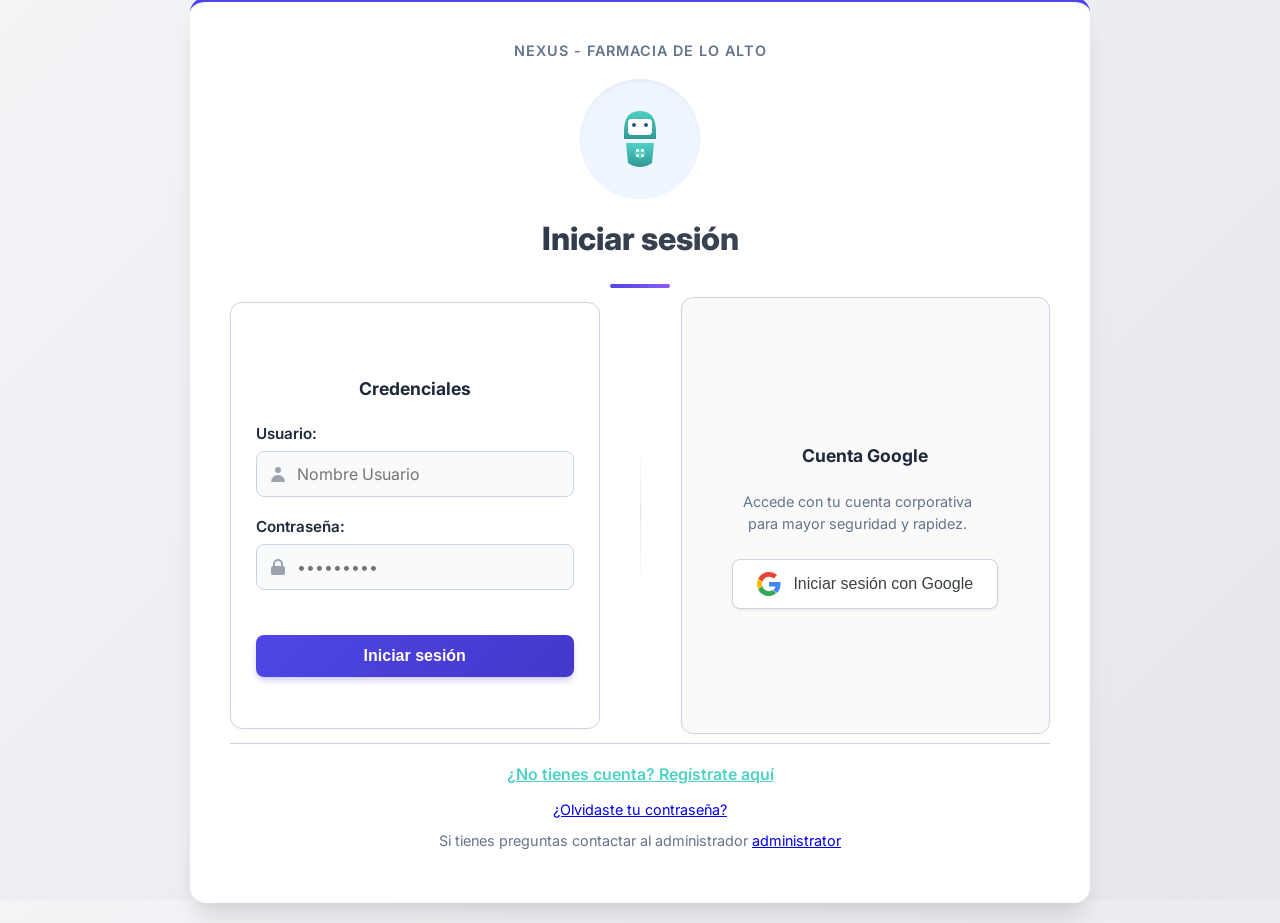
<file: static/login.html>
<!DOCTYPE html>
<html lang="es">

<head>
    <meta charset="UTF-8">
    <meta name="viewport" content="width=device-width, initial-scale=1.0">
    <title>Iniciar Sesión | Farmacia de lo Alto</title>
    <link href="https://fonts.googleapis.com/css2?family=Inter:wght@400;600;700&display=swap" rel="stylesheet">
    <link rel="stylesheet" href="/static/styles.css?v=25">
</head>

<body class="login-body">
    <div class="login-container">
        <div class="login-card">
            <div class="login-header">
                <h3>Nexus - Farmacia de lo Alto</h3>
                <!-- Robot Icon (SVG) -->
                <div class="robot-icon">
                    <svg viewBox="0 0 200 200" xmlns="http://www.w3.org/2000/svg">
                        <defs>
                            <linearGradient id="robotGrad" x1="0%" y1="0%" x2="0%" y2="100%">
                                <stop offset="0%" style="stop-color:#4FD1C5;stop-opacity:1" />
                                <stop offset="100%" style="stop-color:#319795;stop-opacity:1" />
                            </linearGradient>
                        </defs>
                        <!-- Head -->
                        <path fill="url(#robotGrad)" d="M60,80 Q60,30 100,30 Q140,30 140,80 L140,100 L60,100 Z" />
                        <!-- Face -->
                        <rect x="70" y="50" width="60" height="40" rx="10" fill="white" />
                        <!-- Eyes -->
                        <circle cx="85" cy="65" r="5" fill="#2C5282" />
                        <circle cx="115" cy="65" r="5" fill="#2C5282" />
                        <!-- Body -->
                        <path fill="url(#robotGrad)" d="M65,110 L135,110 L130,160 Q100,180 70,160 Z" />
                        <!-- Cross -->
                        <rect x="90" y="125" width="20" height="20" fill="white" rx="2" />
                        <rect x="97" y="120" width="6" height="30" fill="#4FD1C5" />
                        <rect x="85" y="132" width="30" height="6" fill="#4FD1C5" />
                    </svg>
                </div>
                <h2>Iniciar sesión</h2>
                <div class="divider"></div>
            </div>


            <div class="login-content">
                <div class="login-form-section">
                    <h4>Credenciales</h4>
                    <form id="login-form">
                        <div class="input-group">
                            <label for="username">Usuario:</label>
                            <div class="input-wrapper">
                                <svg xmlns="http://www.w3.org/2000/svg" class="input-icon" viewBox="0 0 20 20"
                                    fill="currentColor">
                                    <path fill-rule="evenodd" d="M10 9a3 3 0 100-6 3 3 0 000 6zm-7 9a7 7 0 1114 0H3z"
                                        clip-rule="evenodd" />
                                </svg>
                                <input type="text" id="username" name="username" class="form-input"
                                    placeholder="Nombre Usuario" required>
                            </div>
                        </div>
                        <div class="input-group">
                            <label for="password">Contraseña:</label>
                            <div class="input-wrapper">
                                <svg xmlns="http://www.w3.org/2000/svg" class="input-icon" viewBox="0 0 20 20"
                                    fill="currentColor">
                                    <path fill-rule="evenodd"
                                        d="M5 9V7a5 5 0 0110 0v2a2 2 0 012 2v5a2 2 0 01-2 2H5a2 2 0 01-2-2v-5a2 2 0 012-2zm8-2v2H7V7a3 3 0 016 0z"
                                        clip-rule="evenodd" />
                                </svg>
                                <input type="password" id="password" name="password" class="form-input"
                                    placeholder="•••••••••" required>
                            </div>
                        </div>
                        <button type="submit" class="btn-primary btn-block">Iniciar sesión</button>
                    </form>
                    <div id="error-msg" class="error-message" style="display:none;">Usuario o contraseña incorrectos
                    </div>
                </div>

                <!-- Vertical Divider -->
                <div class="vertical-divider">
                    <div class="v-line"></div>
                </div>

                <div class="login-google-section">
                    <div class="google-content-wrapper">
                        <h4>Cuenta Google</h4>
                        <p class="google-desc">Accede con tu cuenta corporativa para mayor seguridad y rapidez.</p>
                        <div class="google-btn-container">
                            <button type="button" class="btn-google" disabled>
                                <svg class="google-logo" xmlns="http://www.w3.org/2000/svg" viewBox="0 0 48 48">
                                    <path fill="#EA4335"
                                        d="M24 9.5c3.54 0 6.71 1.22 9.21 3.6l6.85-6.85C35.9 2.38 30.47 0 24 0 14.62 0 6.51 5.38 2.56 13.22l7.98 6.19C12.43 13.72 17.74 9.5 24 9.5z" />
                                    <path fill="#4285F4"
                                        d="M46.98 24.55c0-1.57-.15-3.09-.38-4.55H24v9.02h12.94c-.58 2.96-2.26 5.48-4.78 7.18l7.73 6c4.51-4.18 7.09-10.36 7.09-17.65z" />
                                    <path fill="#FBBC05"
                                        d="M10.53 28.59c-.48-1.45-.76-2.99-.76-4.59s.27-3.14.76-4.59l-7.98-6.19C.92 16.46 0 20.12 0 24c0 3.88.92 7.54 2.56 10.78l7.97-6.19z" />
                                    <path fill="#34A853"
                                        d="M24 48c6.48 0 10.44-2.13 14.4-5.8l-7.73-6c-2.15 1.45-4.92 2.3-6.67 2.3-6.26 0-11.57-4.22-13.47-9.91l-7.98 6.19C6.51 42.62 14.62 48 24 48z" />
                                    <path fill="none" d="M0 0h48v48H0z" />
                                </svg>
                                <span>Iniciar sesión con Google</span>
                            </button>
                        </div>
                    </div>
                </div>
            </div>

            <div class="login-footer">
                <a href="/register" style="font-size: 1rem; color: #4FD1C5; font-weight: 600;">¿No tienes cuenta? Regístrate aquí</a>
                <br><br>
                <a href="#">¿Olvidaste tu contraseña?</a>
                <p>Si tienes preguntas contactar al administrador <a href="#">administrator</a></p>
            </div>
        </div>
    </div>

    <script>
        document.getElementById('login-form').addEventListener('submit', async (e) => {
            e.preventDefault();
            const formData = new FormData(e.target);
            const errorMsg = document.getElementById('error-msg');

            try {
                const response = await fetch('/login', {
                    method: 'POST',
                    body: formData
                });

                if (response.ok) {
                    window.location.href = '/';
                } else {
                    errorMsg.style.display = 'block';
                }
            } catch (error) {
                console.error('Error:', error);
                errorMsg.style.display = 'block';
                errorMsg.textContent = "Error de conexión";
            }
        });
    </script>
</body>

</html>
</file>
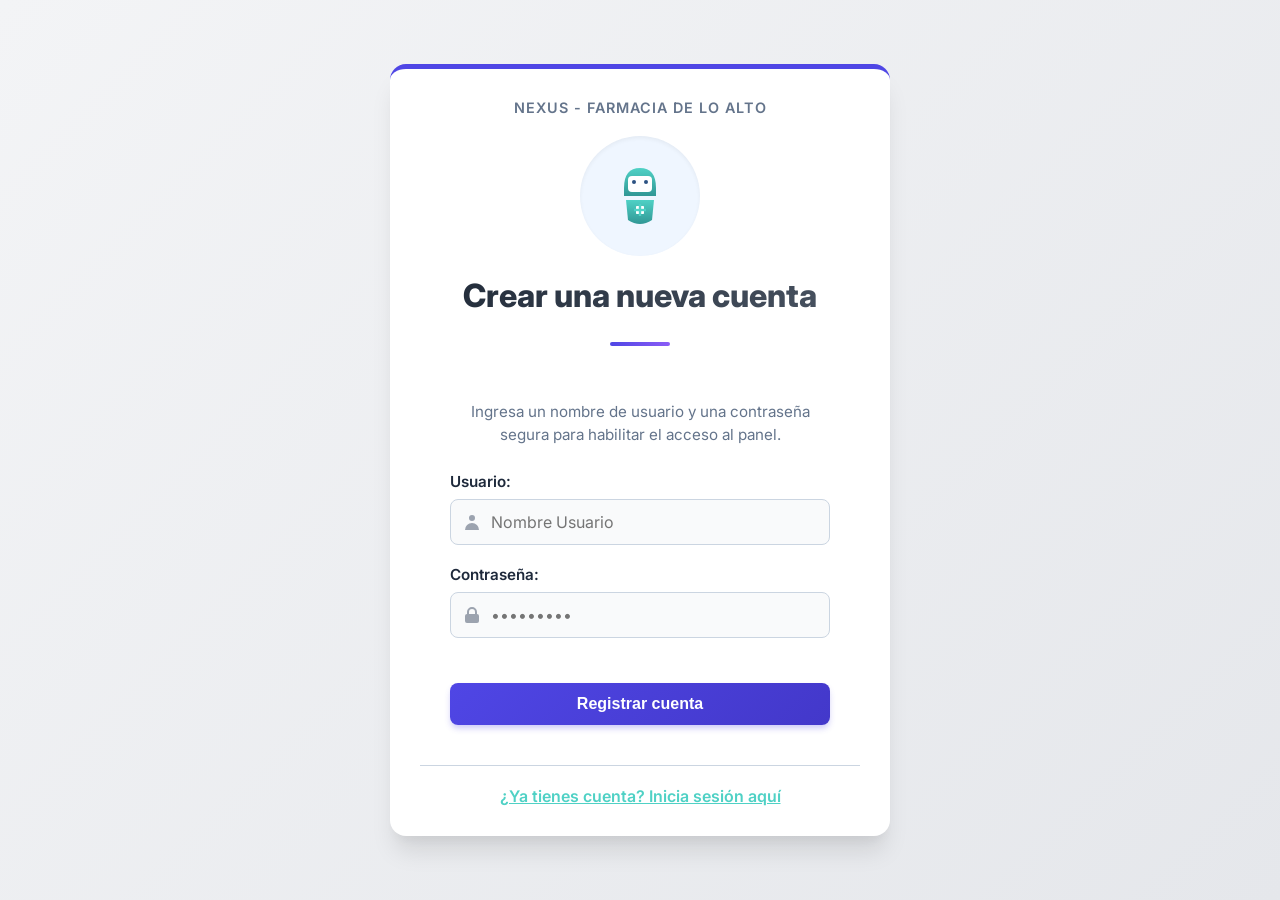
<file: static/register.html>
<!DOCTYPE html>
<html lang="es">

<head>
    <meta charset="UTF-8">
    <meta name="viewport" content="width=device-width, initial-scale=1.0">
    <title>Registrarse | Farmacia de lo Alto</title>
    <link href="https://fonts.googleapis.com/css2?family=Inter:wght@400;600;700&display=swap" rel="stylesheet">
    <link rel="stylesheet" href="/static/styles.css?v=25">
</head>

<body class="login-body">
    <div class="login-container" style="max-width: 500px;">
        <div class="login-card" style="padding: 30px;">
            <div class="login-header">
                <h3>Nexus - Farmacia de lo Alto</h3>
                <!-- Robot Icon (SVG) -->
                <div class="robot-icon">
                    <svg viewBox="0 0 200 200" xmlns="http://www.w3.org/2000/svg">
                        <defs>
                            <linearGradient id="robotGrad" x1="0%" y1="0%" x2="0%" y2="100%">
                                <stop offset="0%" style="stop-color:#4FD1C5;stop-opacity:1" />
                                <stop offset="100%" style="stop-color:#319795;stop-opacity:1" />
                            </linearGradient>
                        </defs>
                        <!-- Head -->
                        <path fill="url(#robotGrad)" d="M60,80 Q60,30 100,30 Q140,30 140,80 L140,100 L60,100 Z" />
                        <!-- Face -->
                        <rect x="70" y="50" width="60" height="40" rx="10" fill="white" />
                        <!-- Eyes -->
                        <circle cx="85" cy="65" r="5" fill="#2C5282" />
                        <circle cx="115" cy="65" r="5" fill="#2C5282" />
                        <!-- Body -->
                        <path fill="url(#robotGrad)" d="M65,110 L135,110 L130,160 Q100,180 70,160 Z" />
                        <!-- Cross -->
                        <rect x="90" y="125" width="20" height="20" fill="white" rx="2" />
                        <rect x="97" y="120" width="6" height="30" fill="#4FD1C5" />
                        <rect x="85" y="132" width="30" height="6" fill="#4FD1C5" />
                    </svg>
                </div>
                <h2>Crear una nueva cuenta</h2>
                <div class="divider"></div>
            </div>

            <div style="display: flex; flex-direction: column; align-items: center; justify-content: center; margin-bottom: 30px;">
                <p style="color: var(--text-muted); text-align: center; margin-bottom: 25px; max-width: 350px; font-size: 0.95rem; line-height: 1.5;">
                    Ingresa un nombre de usuario y una contraseña segura para habilitar el acceso al panel.
                </p>
                <div style="width: 100%; max-width: 380px;">
                    <form id="register-form" autocomplete="off">
                        <div class="input-group">
                            <label for="username">Usuario:</label>
                            <div class="input-wrapper">
                                <svg xmlns="http://www.w3.org/2000/svg" class="input-icon" viewBox="0 0 20 20"
                                    fill="currentColor">
                                    <path fill-rule="evenodd" d="M10 9a3 3 0 100-6 3 3 0 000 6zm-7 9a7 7 0 1114 0H3z"
                                        clip-rule="evenodd" />
                                </svg>
                                <input type="text" id="username" name="username" class="form-input"
                                    placeholder="Nombre Usuario" required autocomplete="off">
                            </div>
                        </div>
                        <div class="input-group">
                            <label for="password">Contraseña:</label>
                            <div class="input-wrapper">
                                <svg xmlns="http://www.w3.org/2000/svg" class="input-icon" viewBox="0 0 20 20"
                                    fill="currentColor">
                                    <path fill-rule="evenodd"
                                        d="M5 9V7a5 5 0 0110 0v2a2 2 0 012 2v5a2 2 0 01-2 2H5a2 2 0 01-2-2v-5a2 2 0 012-2zm8-2v2H7V7a3 3 0 016 0z"
                                        clip-rule="evenodd" />
                                </svg>
                                <input type="password" id="password" name="password" class="form-input"
                                    placeholder="•••••••••" required minlength="6" autocomplete="new-password">
                            </div>
                        </div>
                        <button type="submit" class="btn-primary btn-block">Registrar cuenta</button>
                    </form>
                    <div id="error-msg" class="error-message" style="display:none;"></div>
                </div>
            </div>

            <div class="login-footer">
                <a href="/login" style="font-size: 1rem; color: #4FD1C5; font-weight: 600;">¿Ya tienes cuenta? Inicia sesión aquí</a>
            </div>
        </div>
    </div>

    <script>
        document.getElementById('register-form').addEventListener('submit', async (e) => {
            e.preventDefault();
            const formData = new FormData(e.target);
            const errorMsg = document.getElementById('error-msg');

            try {
                const response = await fetch('/register', {
                    method: 'POST',
                    body: formData
                });

                if (response.ok) {
                    alert("¡Cuenta creada exitosamente! Ahora puedes iniciar sesión.");
                    window.location.href = '/login';
                } else {
                    const data = await response.json();
                    errorMsg.style.display = 'block';
                    errorMsg.textContent = data.detail || "Error al registrar usuario";
                }
            } catch (error) {
                console.error('Error:', error);
                errorMsg.style.display = 'block';
                errorMsg.textContent = "Error de conexión";
            }
        });
    </script>
</body>

</html>
</file>
<file: static/styles.css>
:root {
    /* Light Theme (Modernized for day mode) */
    --primary: #4F46E5;
    --primary-hover: #4338CA;
    --bg-color: #E2E8F0; /* Slightly darker cool gray (Tailwind Slate-200) */
    --card-bg: #FFFFFF;
    --secondary-bg: #CBD5E1; /* Adjusted for contrast */
    --text-main: #1E293B;
    --text-muted: #64748B;
    --border-color: #CBD5E1; /* Darkened border as well to match */
    --input-bg: #F8FAFC;

    --success: #10B981;
    --warning: #F59E0B;
    --danger: #EF4444;
    --border-radius: 16px;
    --shadow: 0 10px 25px -5px rgba(0, 0, 0, 0.05), 0 8px 10px -6px rgba(0, 0, 0, 0.01);
}

[data-theme="dark"] {
    --primary: #6366F1;
    --primary-hover: #818CF8;
    --bg-color: #111827;
    --card-bg: #1F2937;
    --secondary-bg: #374151;
    /* Darker background for inner containers */
    --text-main: #F3F4F6;
    --text-muted: #9CA3AF;
    --border-color: #4B5563;
    /* Lighter border for visibility */
    --input-bg: #1F2937;
    /* Darker input background for contrast */
    --shadow: 0 4px 6px -1px rgba(0, 0, 0, 0.5);
}

body {
    font-family: 'Inter', system-ui, -apple-system, sans-serif;
    background-color: var(--bg-color);
    color: var(--text-main);
    margin: 0;
    padding: 0;
    min-height: 100vh;
}

.container {
    max-width: 1400px;
    margin: 40px auto;
    padding: 20px;
}

header {
    text-align: center;
    margin-bottom: 40px;
}

h1 {
    font-size: 2.5rem;
    font-weight: 800;
    background: linear-gradient(135deg, #4F46E5 0%, #8B5CF6 100%);
    -webkit-background-clip: text;
    background-clip: text;
    -webkit-text-fill-color: transparent;
    color: transparent;
    margin-bottom: 0.5rem;
    display: flex;
    align-items: center;
    justify-content: center;
    gap: 12px;
}

.header-icon {
    width: 32px;
    height: 32px;
    color: var(--primary);
    -webkit-text-fill-color: initial;
    /* Reset text fill for SVG */
    display: inline-block;
}

.upload-card {
    background: var(--card-bg);
    border-radius: var(--border-radius);
    padding: 30px;
    box-shadow: var(--shadow);
    border: 1px solid var(--border-color); /* Added crisp edge */
    text-align: center;
    transition: transform 0.2s;
    height: 100%;
    box-sizing: border-box;
    position: relative;
    overflow: hidden;
}

/* Header styling within cards */
.upload-card h3 {
    font-size: 1.25rem;
    font-weight: 700;
    color: var(--text-main);
    margin-bottom: 20px;
    display: flex;
    align-items: center;
    justify-content: center;
    gap: 10px;
}

.upload-card p {
    font-size: 0.95rem;
    line-height: 1.5;
}

/* --- DASHBOARD SPLIT --- */
.dashboard-split {
    display: grid;
    grid-template-columns: 3fr 2fr;
    /* Voucher gets more space */
    gap: 25px;
    margin-bottom: 30px;
}

@media (max-width: 1024px) {
    .dashboard-split {
        grid-template-columns: 1fr;
    }
}

.upload-section-card h3 {
    margin-bottom: 10px;
}

.file-status-vertical {
    display: flex;
    flex-direction: column;
    gap: 20px;
    margin-top: 20px;
}

.file-group-large {
    text-align: left;
}

.file-input-wrapper {
    background: #FFFFFF;
    border: 1px solid var(--border-color);
    border-radius: 16px;
    /* Smooth corners */
    padding: 20px;
    display: flex;
    align-items: center;
    gap: 20px;
    cursor: pointer;
    transition: all 0.3s cubic-bezier(0.4, 0, 0.2, 1);
    position: relative;
    box-shadow: 0 2px 5px rgba(0, 0, 0, 0.02);
}

[data-theme="dark"] .file-input-wrapper {
    background: #374151;
    /* Darker bg for dark mode */
    border-color: #4B5563;
}

.file-input-wrapper:hover {
    border-color: var(--primary);
    transform: translateY(-2px);
    box-shadow: 0 10px 20px -5px rgba(79, 70, 229, 0.15);
}

.file-input-wrapper:active {
    transform: scale(0.98);
}

.upload-icon {
    font-size: 1.25rem;
    background: linear-gradient(135deg, #F9FAFB 0%, #F3F4F6 100%);
    color: var(--primary);
    width: 48px;
    height: 48px;
    border-radius: 12px;
    display: flex;
    align-items: center;
    justify-content: center;
    box-shadow: 0 2px 4px rgba(0, 0, 0, 0.05);
    border: 1px solid rgba(0, 0, 0, 0.05);
}

[data-theme="dark"] .upload-icon {
    background: rgba(255, 255, 255, 0.05);
    border-color: rgba(255, 255, 255, 0.1);
    color: #818CF8;
}

.action-bar {
    text-align: center;
    margin: 40px 0;
}

.btn-large {
    font-size: 1.2rem;
    padding: 15px 40px;
    box-shadow: 0 4px 6px rgba(79, 70, 229, 0.25);
}

/* .upload-zone styled as clean container now */
.upload-zone {
    border: none;
    background: transparent;
    padding: 10px;
    margin: 0;
}

/* Remove hover effects on the container since buttons handle it now */
.upload-zone:hover,
.upload-zone.dragover {
    border-color: transparent;
    background-color: transparent;
}

.file-status {
    display: flex;
    justify-content: space-around;
    margin-top: 20px;
    font-size: 0.9rem;

    color: var(--text-muted);
}

.error-message {
    color: #EF4444;
    background: #FEE2E2;
    padding: 10px;
    border-radius: 4px;
    margin-top: 10px;
    text-align: center;
    font-size: 0.9rem;
}

.file-item {
    display: flex;
    align-items: center;
    gap: 8px;
}

.file-item.ready {
    color: var(--success);
    font-weight: 600;
}

.btn-primary {
    background: var(--primary);
    color: white;
    border: none;
    padding: 12px 30px;
    font-size: 1rem;
    font-weight: 600;
    border-radius: 8px;
    cursor: pointer;
    transition: background 0.2s;
    margin-top: 20px;
}

.btn-primary:hover {
    background: var(--primary-hover);
}

.btn-primary:disabled {
    background: #9CA3AF;
    cursor: not-allowed;
}

/* RESULTS SECTION */
#results-section {
    margin-top: 40px;
    display: none;
    /* Hidden by default */
}

.summary-grid {
    display: grid;
    grid-template-columns: repeat(auto-fit, minmax(250px, 1fr));
    gap: 20px;
    margin-bottom: 30px;
}

.stat-card {
    background: var(--card-bg);
    padding: 25px;
    border-radius: 16px;
    box-shadow: 0 4px 6px -1px rgba(0, 0, 0, 0.05), 0 2px 4px -1px rgba(0, 0, 0, 0.03);
    text-align: left;
    display: flex;
    align-items: center;
    gap: 20px;
    border-top: 4px solid transparent;
    transition: transform 0.2s, box-shadow 0.2s;
}

.stat-card:hover {
    transform: translateY(-2px);
    box-shadow: 0 10px 15px -3px rgba(0, 0, 0, 0.1);
}

.card-debit {
    border-top-color: #3B82F6;
}

.card-credit {
    border-top-color: #8B5CF6;
}

.card-sales {
    border-top-color: #6366F1;
}

.card-diff {
    border-top-color: #9CA3AF;
}

.card-icon-wrapper {
    width: 50px;
    height: 50px;
    border-radius: 12px;
    display: flex;
    align-items: center;
    justify-content: center;
    flex-shrink: 0;
}

.card-icon-wrapper svg {
    width: 28px;
    height: 28px;
}

.icon-blue {
    background: #EBF5FF;
    color: #3B82F6;
}

.icon-purple {
    background: #F3E8FF;
    color: #8B5CF6;
}

.icon-indigo {
    background: #EEF2FF;
    color: #6366F1;
}

.icon-gray {
    background: #F3F4F6;
    color: #4B5563;
}

/* Dark Mode Icon Backgrounds */
[data-theme="dark"] .icon-blue {
    background: rgba(59, 130, 246, 0.2);
}

[data-theme="dark"] .icon-purple {
    background: rgba(139, 92, 246, 0.2);
}

[data-theme="dark"] .icon-indigo {
    background: rgba(99, 102, 241, 0.2);
}

[data-theme="dark"] .icon-gray {
    background: rgba(75, 85, 99, 0.4);
    color: #D1D5DB;
}

.stat-value {
    font-size: 1.8rem;
    font-weight: 800;
    margin: 5px 0 0 0;
    color: var(--text-main);
    line-height: 1;
}

.stat-label {
    color: var(--text-muted);
    font-size: 0.85rem;
    font-weight: 600;
    text-transform: uppercase;
    letter-spacing: 0.5px;
}

.data-table-container {
    background: var(--card-bg);
    border-radius: var(--border-radius);
    box-shadow: var(--shadow);
    border: 1px solid var(--border-color); /* Added crisp edge */
    overflow: hidden;
    margin-bottom: 30px;
}

.table-header {
    background: #F9FAFB;
    padding: 15px 25px;
    border-bottom: 1px solid #E5E7EB;
    display: flex;
    justify-content: space-between;
    align-items: center;
}

h3 {
    margin: 0;
    color: var(--text-main);
}

.table-scroll {
    overflow-x: auto;
}

table {
    width: 100%;
    border-collapse: collapse;
}

#voucher-table {
    table-layout: fixed;
    width: 100%;
}

#voucher-table .form-input {
    width: 100%;
    box-sizing: border-box;
    min-width: 0;
}

th,
td {
    padding: 8px 5px;
    text-align: left;
    border-bottom: 1px solid var(--border-color);
}

th {
    background: var(--bg-color);
    color: var(--text-muted);
    font-weight: 600;
    font-size: 0.85rem;
    text-transform: uppercase;
}

td {
    font-size: 0.95rem;
}

.badge {
    padding: 4px 8px;
    border-radius: 4px;
    font-size: 0.8rem;
    font-weight: 600;
}

.badge-success {
    background: #D1FAE5;
    color: #065F46;
}

.badge-warning {
    background: #FEF3C7;
    color: #92400E;
}

/* Transbank / Sobrante (Amarillo) */
.badge-danger {
    background: #FEE2E2;
    color: #991B1B;
}

.badge-ibot-alert {
    background: #DCFCE7;
    color: #166534;
    border: 1px solid #166534;
}

/* iBot / Faltante (Verde) */

/* Loader */
.spinner {
    border: 4px solid #f3f3f3;
    border-top: 4px solid var(--primary);
    border-radius: 50%;
    width: 30px;
    height: 30px;
    animation: spin 1s linear infinite;
    display: inline-block;
    vertical-align: middle;
    margin-right: 10px;
}

@keyframes spin {
    0% {
        transform: rotate(0deg);
    }

    100% {
        transform: rotate(360deg);
    }
}

/* Auxiliary Form Styles */
.aux-form-grid {
    display: grid;
    grid-template-columns: repeat(auto-fit, minmax(200px, 1fr));
    gap: 15px;
    text-align: left;
    margin-bottom: 20px;
}

.form-group {
    display: flex;
    flex-direction: column;
    gap: 5px;
}

label {
    font-weight: 600;
    color: var(--text-muted);

    font-size: 0.9rem;
}

.btn-logout {
    display: flex;
    align-items: center;
    gap: 5px;
    background: transparent;
    border: 1px solid rgba(239, 68, 68, 0.3);
    color: #EF4444;
    padding: 6px 12px;
    border-radius: 6px;
    cursor: pointer;
    font-size: 0.9rem;
    font-weight: 600;
    transition: all 0.2s;
}

.btn-logout:hover {
    background: #FEE2E2;
    border-color: #EF4444;
}

.form-input {
    padding: 10px;
    background: var(--input-bg);
    color: var(--text-main);
    border: 1px solid var(--border-color);
    border-radius: 6px;
    font-size: 1rem;
    font-family: inherit;
    transition: border-color 0.2s;
}

.form-input:focus {
    outline: none;
    border-color: var(--primary);
    box-shadow: 0 0 0 2px rgba(79, 70, 229, 0.2);
}

.btn-delete {
    background: #FEE2E2;
    color: #EF4444;
    border: none;
    border-radius: 50%;
    width: 28px;
    height: 28px;
    display: flex;
    align-items: center;
    justify-content: center;
    cursor: pointer;

    transition: all 0.2s;
}

/* --- TAB NAVIGATION STYLES --- */
.tabs-nav {
    display: flex;
    justify-content: center;
    gap: 15px;
    margin-bottom: 30px;
}

.tab-btn {
    background: transparent;
    border: 2px solid transparent;
    color: var(--text-muted);
    padding: 10px 20px;
    font-size: 1rem;
    font-weight: 600;
    cursor: pointer;
    border-radius: 8px;
    transition: all 0.2s ease;
}

.tab-btn:hover {
    color: var(--primary);
    background: rgba(79, 70, 229, 0.05);
}

.tab-btn.active {
    background: var(--card-bg);
    color: var(--primary);
    border-color: var(--primary);
    box-shadow: var(--shadow);
}

.tab-content {
    display: none;
    animation: fadeIn 0.3s ease-in-out;
}

.tab-content.active {
    display: block;
}

@keyframes fadeIn {
    from {
        opacity: 0;
        transform: translateY(5px);
    }

    to {
        opacity: 1;
        transform: translateY(0);
    }
}

/* Branch List Styles */
.branch-list {
    display: grid;
    gap: 15px;
    margin-bottom: 25px;
}

.branch-item {
    background: var(--card-bg);
    border: 1px solid var(--border-color);
    padding: 15px;
    border-radius: 8px;
    display: grid;
    grid-template-columns: 2fr 1fr 1fr 1fr 40px;
    gap: 10px;
    align-items: center;
    transition: all 0.2s;
}

.branch-item:hover {
    border-color: var(--primary);
    box-shadow: 0 4px 6px -1px rgba(0, 0, 0, 0.1);
}

[data-theme="dark"] .branch-item:hover {
    background: var(--secondary-bg);
}

.branch-header {
    display: grid;
    grid-template-columns: 2fr 1fr 1fr 1fr 40px;
    gap: 10px;
    padding: 0 15px;
    margin-bottom: 10px;
    font-weight: 600;
    color: var(--text-muted);
    font-size: 0.85rem;
    text-transform: uppercase;
}

@media (max-width: 768px) {

    .branch-item,
    .branch-header {
        grid-template-columns: 1fr;
    }

    .branch-header {
        display: none;
    }
}

.btn-delete:hover {
    background: #EF4444;
    color: white;
    transform: scale(1.1);
}

/* Styled Add Button */
/* Styled Add Button (Simple Outline) */
.btn-add-row {
    background: var(--primary);
    border: none;
    color: white;
    padding: 10px 20px;
    border-radius: 8px;
    cursor: pointer;
    font-size: 0.9rem;
    font-weight: 600;
    display: inline-flex;
    align-items: center;
    justify-content: center;
    gap: 8px;
    transition: all 0.2s;
    margin-top: 5px;
}

.btn-add-row:hover {
    background: var(--primary-hover);
    transform: translateY(-1px);
    box-shadow: 0 2px 4px rgba(0, 0, 0, 0.1);
}

.icon-plus {
    background: transparent;
    color: white;
    width: auto;
    height: auto;
    font-size: 1.2rem;
    font-weight: 700;
    line-height: 1;
}

/* Theme Toggle Button */
.theme-toggle-btn {
    position: fixed;
    left: 20px;
    bottom: 20px;
    background: var(--card-bg);
    border: 1px solid var(--border-color);
    color: var(--text-main);
    width: 48px;
    height: 48px;
    border-radius: 50%;
    display: flex;
    align-items: center;
    justify-content: center;
    cursor: pointer;
    box-shadow: var(--shadow);
    transition: all 0.3s;
    z-index: 1000;
}

.theme-toggle-btn:hover {
    transform: scale(1.1);
    border-color: var(--primary);
}

/* Refined Dark Mode Styles */
.aux-form-grid {
    background: var(--secondary-bg);
}

.table-totals-row {
    background: var(--secondary-bg);
    font-weight: 800;
    font-size: 1.1rem;
}



[data-theme="dark"] .upload-zone {
    border-color: var(--border-color);
}

[data-theme="dark"] .upload-zone:hover {
    background: var(--input-bg);
    border-color: var(--primary);
}

/* Dark Mode Hover Effects (Marked Lines) */
[data-theme="dark"] .form-input:hover,
[data-theme="dark"] .form-input:focus {
    border-color: var(--primary);
    box-shadow: 0 0 0 1px var(--primary);
    background-color: #374151;
    /* Mantener fondo oscuro */
    color: #F3F4F6;
    /* Mantener texto claro */
    transition: all 0.2s;
}

/* Fix Input Backgrounds in Dark Mode */
[data-theme="dark"] .form-input {
    background-color: #374151;
    /* secondary-bg */
    color: #F3F4F6;
    border-color: #4B5563;
}

[data-theme="dark"] .form-input::placeholder {
    color: #9CA3AF;
}

/* Fix Table Background in Dark Mode */
[data-theme="dark"] .branch-item {
    background-color: #1F2937;
    /* card-bg */
    border-color: #4B5563;
}

[data-theme="dark"] .branch-item:hover {
    border-color: var(--primary);
}

[data-theme="dark"] .table-header {
    background-color: #1F2937;
    border-bottom-color: #4B5563;
}

[data-theme="dark"] h1 {
    background: linear-gradient(135deg, #818CF8 0%, #A78BFA 100%);
    -webkit-background-clip: text;
    background-clip: text;
    -webkit-text-fill-color: transparent;
    color: transparent;
}

/* --- LOGIN PAGE STYLES --- */
.login-body {
    background: linear-gradient(135deg, #F3F4F6 0%, #E5E7EB 100%);
    height: 100vh;
    display: flex;
    align-items: center;
    justify-content: center;
    margin: 0;
    font-family: 'Inter', sans-serif;
}

.login-container {
    width: 100%;
    max-width: 900px;
    padding: 20px;
}

.login-card {
    background: white;
    border: none;
    border-top: 5px solid var(--primary);
    border-radius: 16px;
    padding: 40px;
    box-shadow: 0 20px 25px -5px rgba(0, 0, 0, 0.1), 0 10px 10px -5px rgba(0, 0, 0, 0.04);
}

.login-header {
    text-align: center;
    margin-bottom: 40px;
}

.login-header h3 {
    color: var(--text-muted);
    margin-bottom: 15px;
    font-size: 0.9rem;
    font-weight: 600;
    text-transform: uppercase;
    letter-spacing: 1px;
}

.robot-icon {
    margin: 20px auto;
    width: 120px;
    height: 120px;
    background: #EFF6FF;
    border-radius: 50%;
    display: flex;
    align-items: center;
    justify-content: center;
    box-shadow: inset 0 2px 4px rgba(0, 0, 0, 0.05);
}

.robot-icon svg {
    width: 80px;
    height: 80px;
    display: block;
}

.login-header h2 {
    background: linear-gradient(135deg, #1F2937 0%, #4B5563 100%);
    -webkit-background-clip: text;
    background-clip: text;
    -webkit-text-fill-color: transparent;
    font-size: 2rem;
    margin-top: 20px;
    font-weight: 800;
}

.divider {
    height: 4px;
    background: linear-gradient(90deg, var(--primary) 0%, #8B5CF6 100%);
    width: 60px;
    margin: 20px auto 40px;
    border-radius: 2px;
}


.login-content {
    display: grid;
    grid-template-columns: 1fr auto 1fr;
    /* Form | Divider | Google */
    gap: 40px;
    margin-bottom: 30px;
    align-items: center;
}

@media (max-width: 768px) {
    .login-content {
        grid-template-columns: 1fr;
        gap: 30px;
    }
}

.input-group {
    display: flex;
    flex-direction: column;
    gap: 8px;
    margin-bottom: 20px;
    text-align: left;
}

.input-group label {
    font-size: 0.95rem;
    color: var(--text-main);
    font-weight: 600;
}


.input-wrapper .form-input {
    width: 100%;
    box-sizing: border-box;
    padding: 12px 12px 12px 40px !important;
    /* Force padding for icon */
    border-radius: 8px;
    border: 1px solid var(--border-color);
    background: #F9FAFB;
    font-size: 1rem;
    transition: all 0.2s;
}

.form-input:focus {
    background: white;
    border-color: var(--primary);
    box-shadow: 0 0 0 4px rgba(79, 70, 229, 0.1);
    outline: none;
}

.login-form-section,
.login-google-section {
    background: #ffffff;
    padding: 25px;
    border-radius: 12px;
    border: 1px solid var(--border-color);
    box-shadow: 0 2px 4px rgba(0, 0, 0, 0.02);
    height: 100%;
    display: flex;
    flex-direction: column;
    justify-content: center;
}

.login-form-section h4,
.login-google-section h4 {
    margin-bottom: 25px;
    color: var(--text-main);
    font-weight: 700;
    font-size: 1.1rem;
    text-align: center;
    /* Center titles */
}

.btn-block {
    width: 100%;
    margin-top: 25px;
    padding: 12px;
    font-size: 1rem;
    background: linear-gradient(135deg, var(--primary) 0%, #4338ca 100%);
    border: none;
    box-shadow: 0 4px 6px -1px rgba(79, 70, 229, 0.3);
    border-radius: 8px;
    transition: all 0.3s ease;
    /* Smooth transition */
}

.btn-block:hover {
    box-shadow: 0 10px 15px -3px rgba(79, 70, 229, 0.4);
    transform: translateY(-1px);
    filter: brightness(1.1);
    /* Lighten instead of replacing bg */
    background: linear-gradient(135deg, var(--primary) 0%, #4338ca 100%);
    /* Maintain gradient */
}

/* Google Section Refined */
.login-google-section {
    background: #FAFAFA;
    padding: 30px;
    /* More breathing room */
    display: flex;
    flex-direction: column;
    align-items: center;
    justify-content: center;
    text-align: center;
}

.google-desc {
    font-size: 0.9rem;
    color: var(--text-muted);
    margin-bottom: 25px;
    line-height: 1.5;
    max-width: 250px;
}

.btn-google {
    background: white;
    border: 1px solid var(--border-color);
    padding: 12px 24px;
    border-radius: 8px;
    /* Standard rounded rect */
    display: flex;
    align-items: center;
    gap: 12px;
    font-weight: 500;
    font-family: 'Roboto', sans-serif;
    /* Google uses Roboto mostly */
    color: #3c4043;
    /* Standard Google Text Color */
    box-shadow: 0 1px 3px rgba(0, 0, 0, 0.08);
    /* Subtle shadow */
    cursor: default;
    /* Still disabled placeholder */
    transition: all 0.2s;
    font-size: 1rem;
    width: 100%;
    justify-content: center;
}

.btn-google:not(:disabled):hover {
    background: #F8FAFC;
    box-shadow: 0 4px 6px -1px rgba(0, 0, 0, 0.1);
    transform: translateY(-1px);
    cursor: pointer;
}

.google-logo {
    width: 24px;
    height: 24px;
}

.login-footer {
    text-align: center;
    margin-top: 40px;
    padding-top: 20px;
    border-top: 1px solid var(--border-color);
    font-size: 0.9rem;
    color: var(--text-muted);
}

/* --- NEW POLISHED STYLES --- */
.login-card {
    background: white;
    border: none;
    border-top: 5px solid var(--primary);
    border-radius: 16px;
    padding: 40px;
    box-shadow: 0 20px 25px -5px rgba(0, 0, 0, 0.1), 0 10px 10px -5px rgba(0, 0, 0, 0.04);
    animation: fadeInUp 0.6s ease-out forwards;
    opacity: 0;
    transform: translateY(20px);
}

@keyframes fadeInUp {
    to {
        opacity: 1;
        transform: translateY(0);
    }
}

@media (max-width: 768px) {
    .vertical-divider {
        display: none;
    }
}

/* Vertical Divider Style */
.vertical-divider {
    display: flex;
    align-items: center;
    justify-content: center;
    height: 100%;
}

.v-line {
    width: 1px;
    height: 150px;
    background: linear-gradient(to bottom, transparent, #E5E7EB, transparent);
}

/* Input Icons */
.input-wrapper {
    position: relative;
    display: flex;
    align-items: center;
}

.input-icon {
    position: absolute;
    left: 12px;
    width: 20px;
    height: 20px;
    color: #9CA3AF;
    transition: color 0.2s;
}

.form-input:focus+.input-icon,
.input-wrapper:focus-within .input-icon {
    color: var(--primary);
}

/* ========================================================================= */
/* SIDEBAR LAYOUT STYLES                                                     */
/* ========================================================================= */

.app-layout {
    display: flex;
    min-height: 100vh;
    width: 100%;
    overflow-x: hidden;
}

.sidebar {
    width: 260px;
    background-color: #222f3e;
    color: #e5e7eb;
    display: flex;
    flex-direction: column;
    flex-shrink: 0;
    /* Smooth, elegant slide effect */
    transition: margin-left 0.4s cubic-bezier(0.25, 1, 0.5, 1), transform 0.4s cubic-bezier(0.25, 1, 0.5, 1);
    z-index: 1000;
}

.sidebar-header {
    height: 80px;
    display: flex;
    align-items: center;
    justify-content: center;
    background-color: #1a2531;
    border-bottom: 1px solid rgba(255, 255, 255, 0.05);
}

.sidebar-logo {
    width: 48px;
    height: 48px;
    color: #fff;
}

.sidebar-nav {
    flex: 1;
    padding: 20px 0;
    display: flex;
    flex-direction: column;
    gap: 5px;
}

.sidebar-link {
    display: flex;
    align-items: center;
    gap: 15px;
    padding: 12px 25px;
    color: #a1a1aa;
    text-decoration: none;
    font-size: 0.95rem;
    font-weight: 500;
    transition: all 0.2s ease;
    position: relative;
}

.sidebar-link.active,
.sidebar-link:hover {
    background-color: rgba(255, 255, 255, 0.05);
    color: #ffffff;
}

.sidebar-link.active {
    background-color: rgba(56, 189, 248, 0.1); 
}

/* Pseudo-element for the shorter indicator bar */
.sidebar-link::before {
    content: '';
    position: absolute;
    left: 0;
    top: 50%;
    transform: translateY(-50%);
    width: 5px;
    height: 55%; /* Makes it shorter than the full height */
    background-color: transparent;
    border-radius: 0 4px 4px 0; /* Slightly rounded edges */
    transition: background-color 0.2s ease;
}

.sidebar-link.active::before {
    background-color: #38bdf8;
}

/* Override existing tab-btn styles inside sidebar */
.sidebar .tab-btn {
    border-radius: 0;
    border: none;
    box-shadow: none;
    width: 100%;
    box-sizing: border-box;
    margin: 0;
    text-align: left;
}

.sidebar .tab-btn.active {
    background-color: rgba(56, 189, 248, 0.1);
    color: white;
    border-color: transparent;
    box-shadow: none;
}

.sidebar-icon {
    width: 22px;
    height: 22px;
}

.main-content {
    flex: 1;
    display: flex;
    flex-direction: column;
    background-color: var(--bg-color);
    min-width: 0;
    transition: margin 0.3s ease;
}

.topbar {
    display: flex;
    justify-content: space-between;
    align-items: center;
    padding: 15px 25px;
    /* border-bottom: 1px solid var(--border-color); /* optional */
}

.menu-toggle-btn {
    display: flex;
    align-items: center;
    justify-content: center;
    background: var(--card-bg);
    border: 1px solid var(--border-color);
    border-radius: 8px;
    padding: 8px;
    cursor: pointer;
    box-shadow: var(--shadow);
    color: var(--text-main);
    transition: all 0.3s cubic-bezier(0.25, 1, 0.5, 1);
}

.menu-toggle-btn:hover {
    background: var(--primary);
    color: #fff;
    border-color: var(--primary);
    transform: scale(1.05);
}

.menu-toggle-btn:active {
    transform: scale(0.95);
}

.sidebar.closed {
    margin-left: -260px;
}

.sidebar-overlay {
    display: none;
    position: fixed;
    inset: 0;
    background-color: rgba(0, 0, 0, 0.5);
    z-index: 999;
    opacity: 0;
    transition: opacity 0.3s ease;
}

/* ========================================================================= */
/* RESPONSIVE LAYOUT                                                         */
/* ========================================================================= */

@media (max-width: 900px) {
    .menu-toggle-btn {
        position: fixed;
        top: 20px;
        left: 20px;
        transform: none;
        z-index: 1001;
    }

    .sidebar {
        position: fixed;
        top: 0;
        left: 0;
        bottom: 0;
        margin-left: 0;
        transform: translateX(-100%);
    }

    .sidebar.open {
        transform: translateX(0);
    }

    .sidebar-overlay.active {
        display: block;
        opacity: 1;
    }

    .main-content .container {
        padding-top: 60px;
    }
}
</file>
